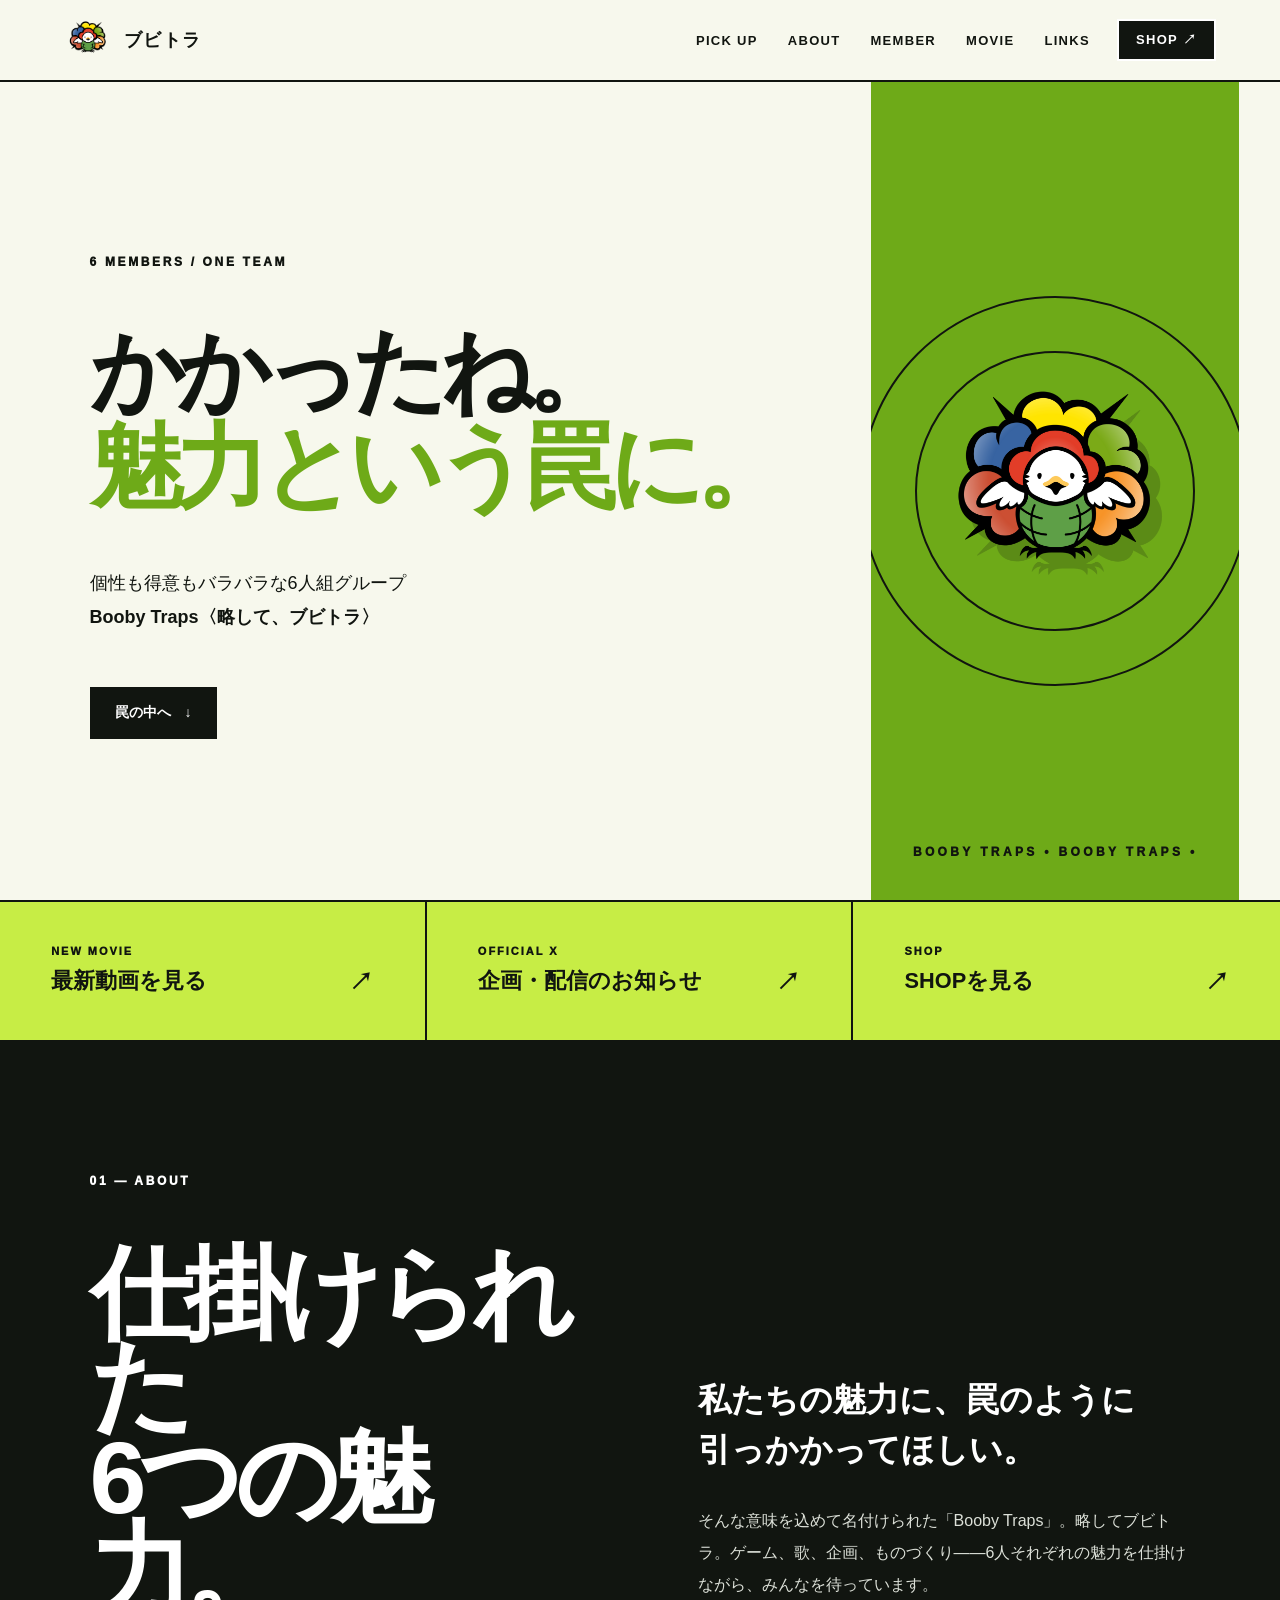
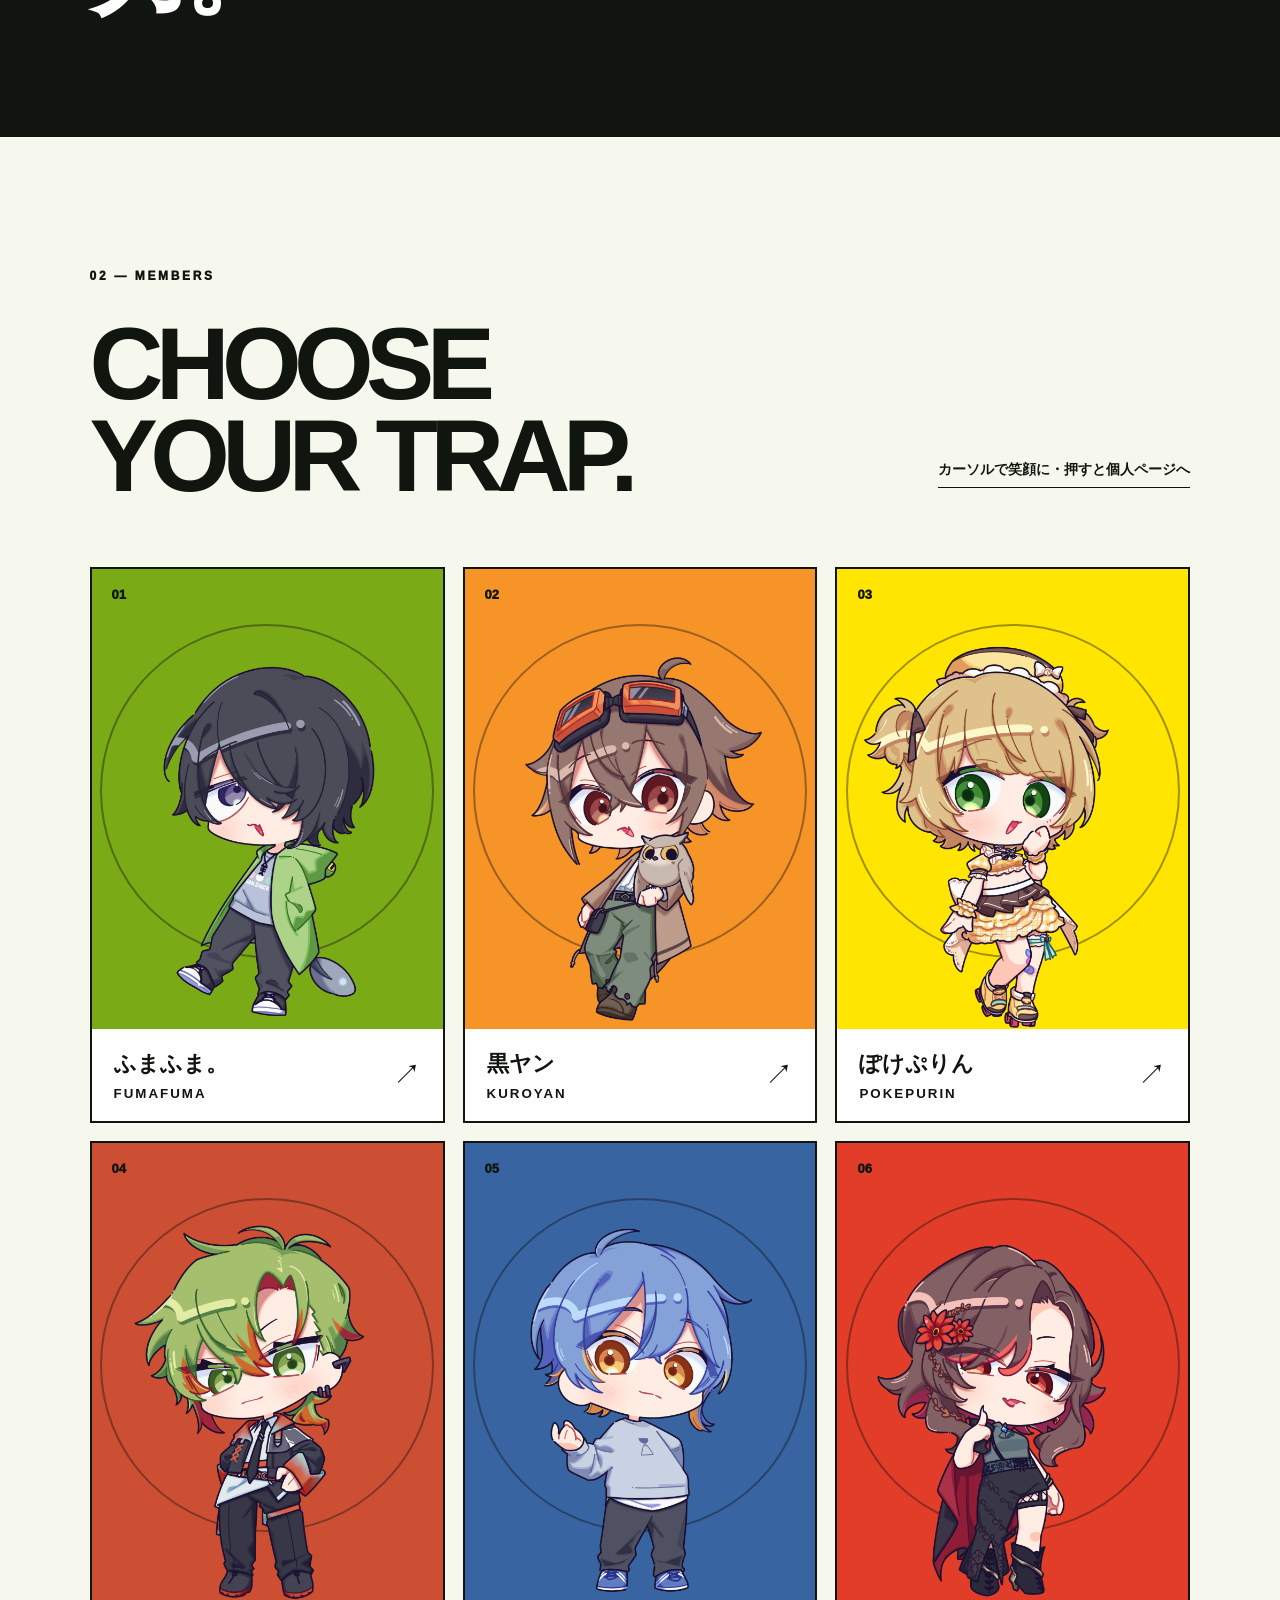
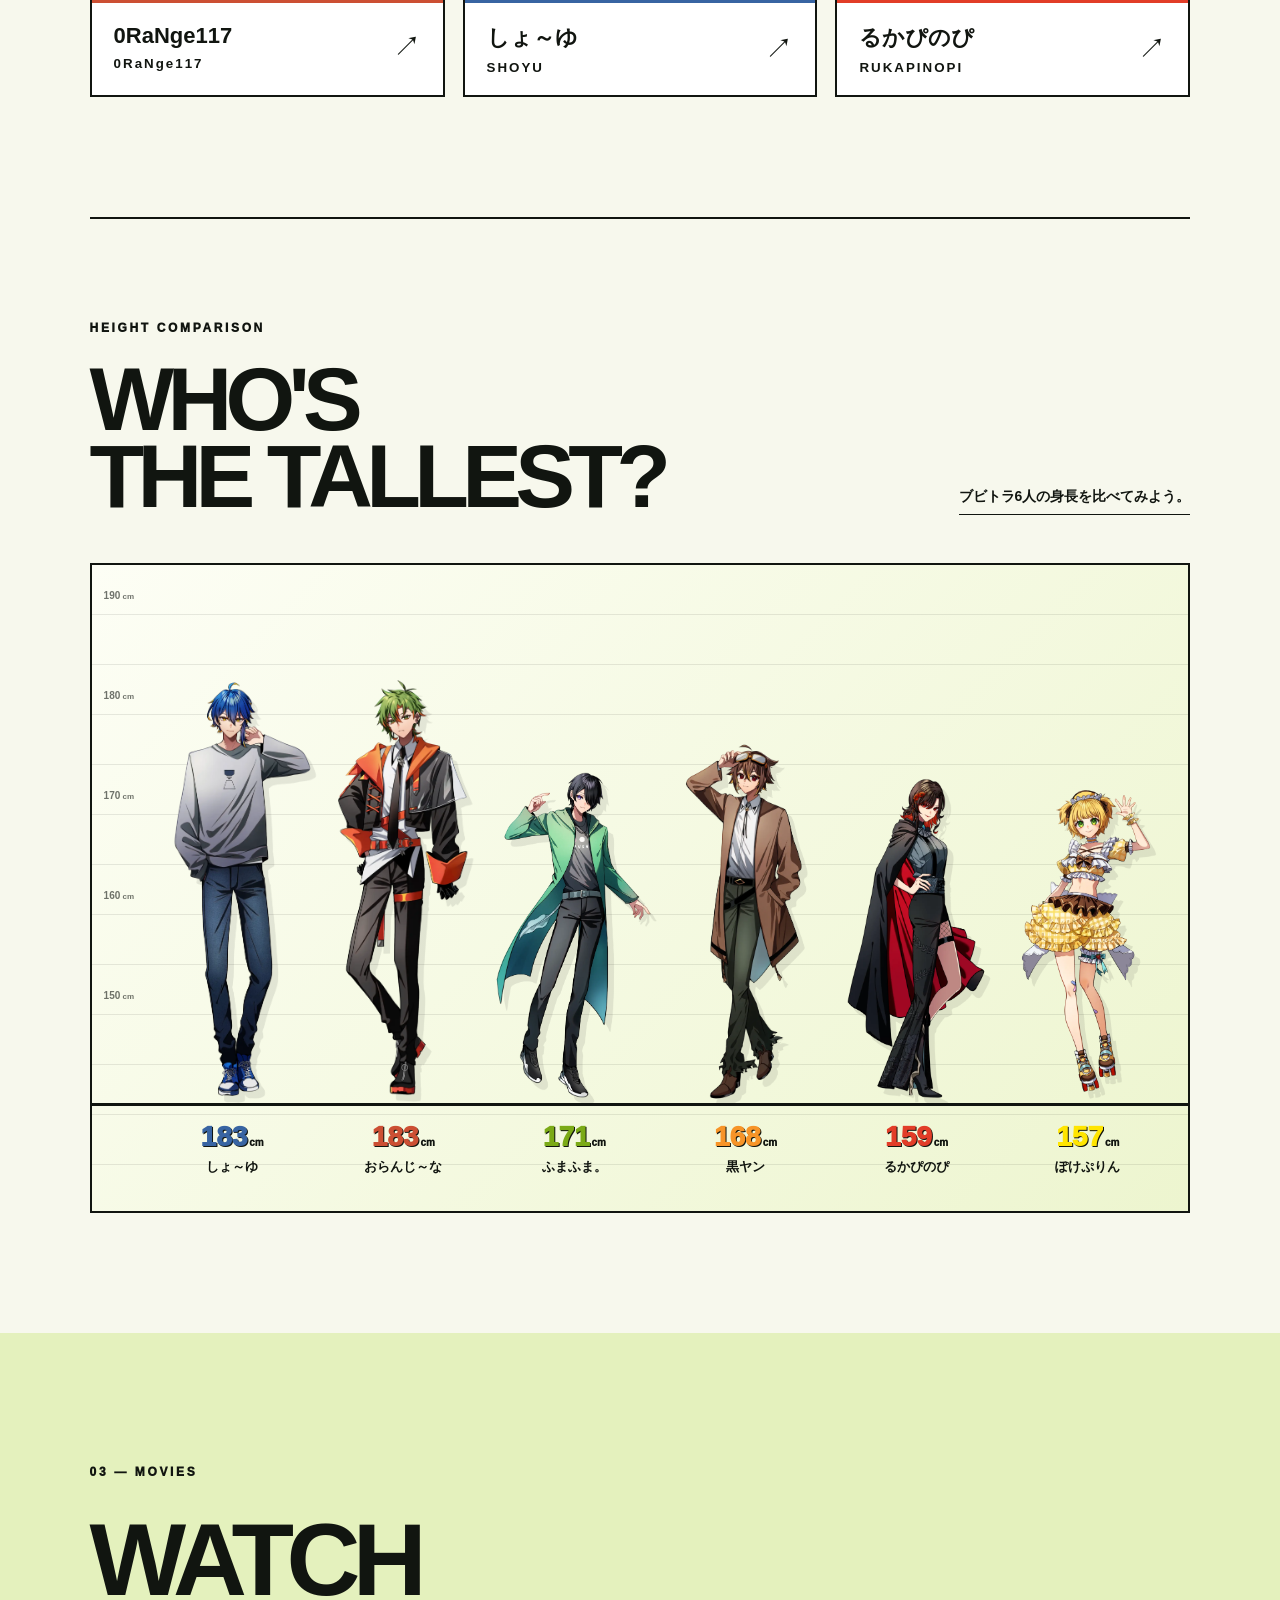
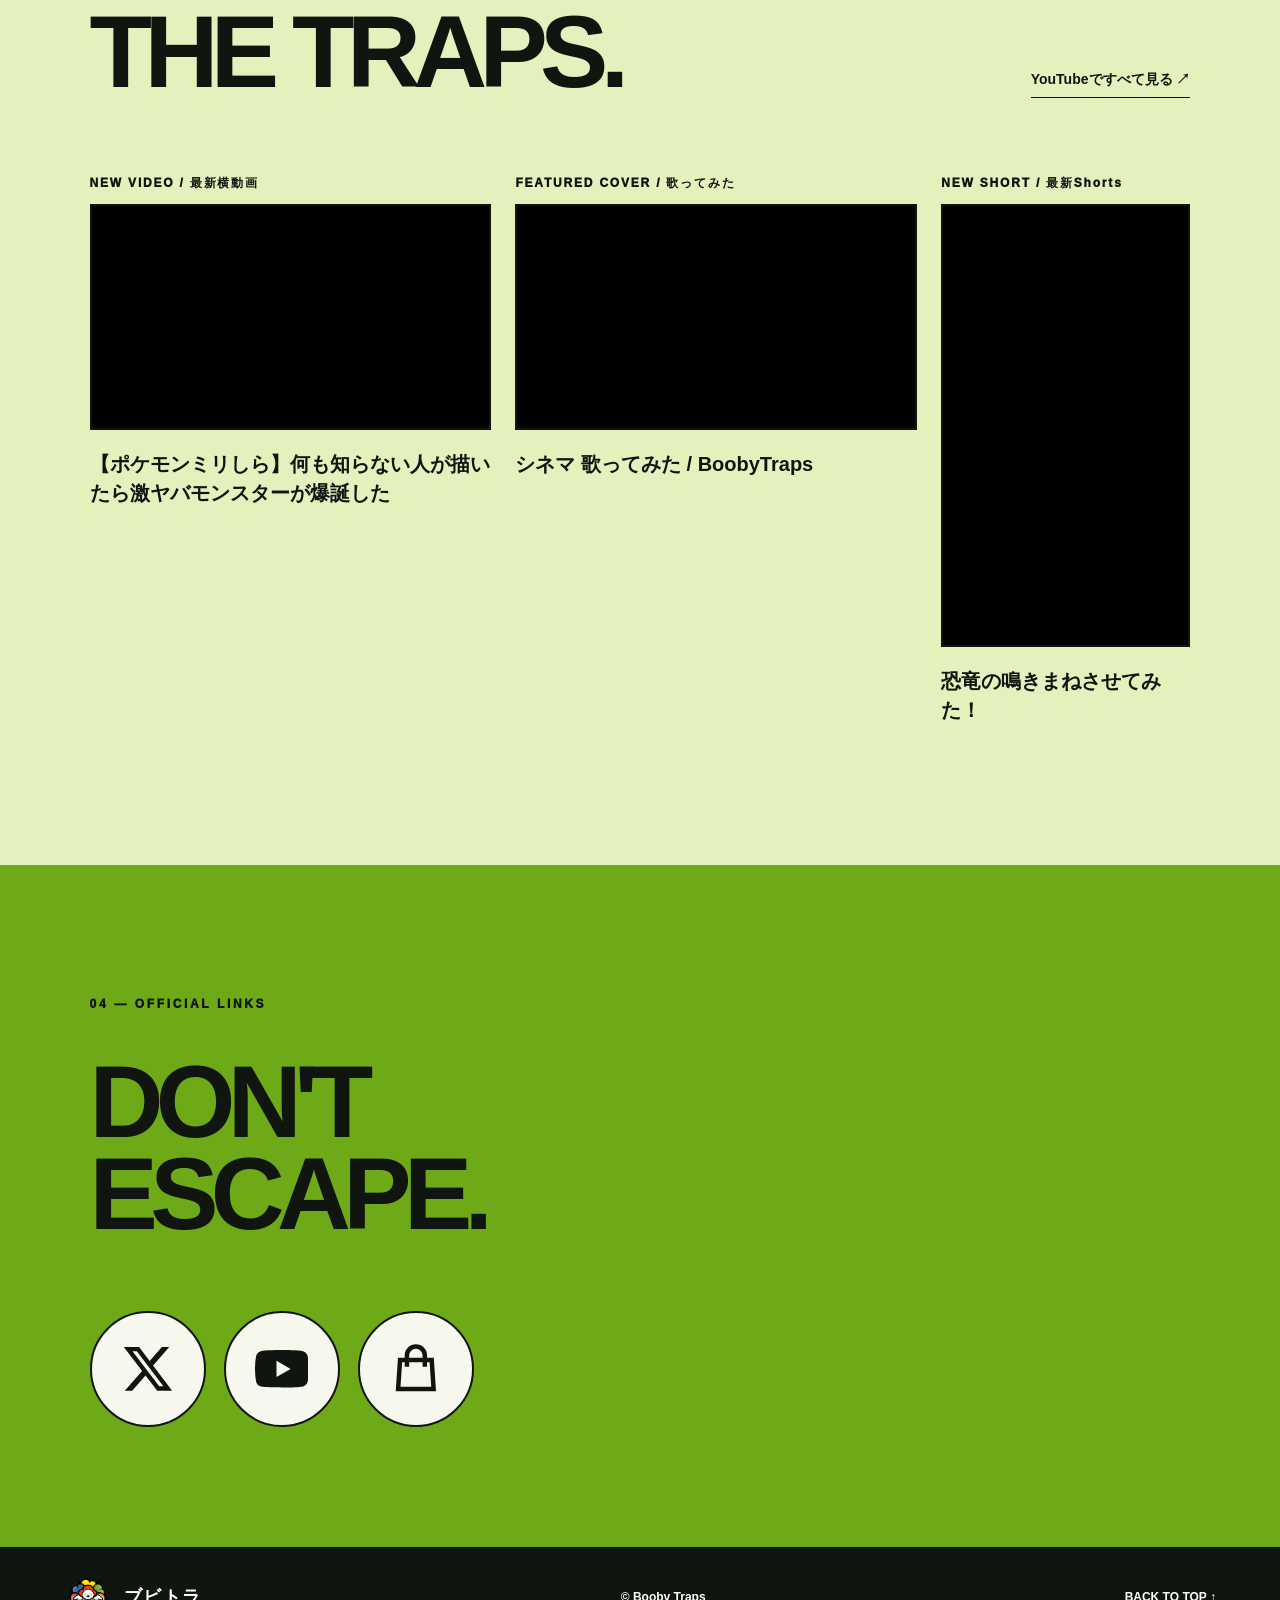
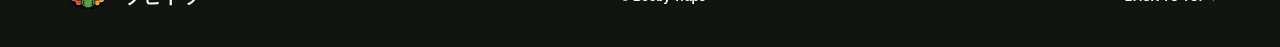
<file: index.html>
<!doctype html>
<html lang="ja">
<head>
  <meta charset="UTF-8">
  <meta name="viewport" content="width=device-width,initial-scale=1">
  <meta name="description" content="6人組グループ Booby Traps〈ブビトラ〉公式サイト">
  <title>Booby Traps Official Site</title>
  <link rel="icon" href="assets/logo.png">
  <link rel="stylesheet" href="styles.css?v=20261113kuroyan">
</head>
<body>
<main id="homePage">
  <header class="nav">
    <a class="brand" href="#top"><img src="assets/logo.png" alt="Booby Traps"><span>ブビトラ</span></a>
    <nav>
      <a class="nav-link" href="#pickup">PICK UP</a><a class="nav-link" href="#about">ABOUT</a><a class="nav-link" href="#members">MEMBER</a><a class="nav-link" href="#latest">MOVIE</a><a class="nav-link" href="#links">LINKS</a><a class="nav-link shop-nav" href="https://boobytraps.booth.pm/" target="_blank" rel="noreferrer">SHOP ↗</a>
    </nav>
  </header>
  <section id="top" class="hero">
    <div class="hero-copy"><p class="kicker">6 MEMBERS / ONE TEAM</p><h1>かかったね。<br><em>魅力という罠に。</em></h1><p>個性も得意もバラバラな6人組グループ<br><strong>Booby Traps〈略して、ブビトラ〉</strong></p><a class="button" href="#members">罠の中へ　↓</a></div>
    <div class="hero-mark"><img src="assets/logo.png" alt="Booby Traps グループロゴ"><span>BOOBY TRAPS • BOOBY TRAPS •</span></div>
  </section>
  <section id="pickup" class="pickup">
    <a href="https://www.youtube.com/watch?v=IU3skEPIdyM" target="_blank" rel="noreferrer"><small>NEW MOVIE</small><strong>最新動画を見る</strong><b>↗</b></a>
    <a href="https://x.com/traps_booby" target="_blank" rel="noreferrer"><small>OFFICIAL X</small><strong>企画・配信のお知らせ</strong><b>↗</b></a>
    <a href="https://boobytraps.booth.pm/" target="_blank" rel="noreferrer"><small>SHOP</small><strong>SHOPを見る</strong><b>↗</b></a>
  </section>
  <section id="about" class="about section"><p class="section-label">01 — ABOUT</p><div class="about-grid"><h2>仕掛けられた<br>6つの魅力。</h2><div><p class="lead">私たちの魅力に、罠のように<br>引っかかってほしい。</p><p>そんな意味を込めて名付けられた「Booby Traps」。略してブビトラ。ゲーム、歌、企画、ものづくり——6人それぞれの魅力を仕掛けながら、みんなを待っています。</p></div></div></section>
  <section id="members" class="member-section section"><div class="title-row"><div><p class="section-label">02 — MEMBERS</p><h2>CHOOSE<br>YOUR TRAP.</h2></div><p>カーソルで笑顔に・押すと個人ページへ</p></div><div id="memberGrid" class="member-grid"></div>
    <div class="height-feature">
      <div class="height-heading"><div><p class="section-label">HEIGHT COMPARISON</p><h3>WHO'S<br>THE TALLEST?</h3></div><p>ブビトラ6人の身長を比べてみよう。</p></div>
      <div class="height-scroll" aria-label="Booby Trapsメンバー身長比較">
        <div class="height-chart">
          <div class="height-scale" aria-hidden="true"><span style="--line:0">190</span><span style="--line:1">180</span><span style="--line:2">170</span><span style="--line:3">160</span><span style="--line:4">150</span></div>
          <div class="height-members">
            <figure class="height-member" style="--height:183;--member:#3864a2"><div class="height-person"><img src="assets/height-shoyu.webp" alt="しょ～ゆ 全身立ち絵"></div><figcaption><strong>183<small>cm</small></strong><span>しょ～ゆ</span></figcaption></figure>
            <figure class="height-member" style="--height:183;--member:#CC4F33"><div class="height-person"><img src="assets/height-oranjina.webp" alt="おらんじ～な 全身立ち絵"></div><figcaption><strong>183<small>cm</small></strong><span>おらんじ～な</span></figcaption></figure>
            <figure class="height-member" style="--height:171;--member:#7baa17"><div class="height-person"><img src="assets/height-fuma.webp" alt="ふまふま。 全身立ち絵"></div><figcaption><strong>171<small>cm</small></strong><span>ふまふま。</span></figcaption></figure>
            <figure class="height-member" style="--height:168;--member:#F79428"><div class="height-person"><img src="assets/height-kuroyan.webp" alt="黒ヤン 全身立ち絵"></div><figcaption><strong>168<small>cm</small></strong><span>黒ヤン</span></figcaption></figure>
            <figure class="height-member" style="--height:159;--member:#e23d28"><div class="height-person"><img src="assets/height-ruka.webp" alt="るかぴのぴ 全身立ち絵"></div><figcaption><strong>159<small>cm</small></strong><span>るかぴのぴ</span></figcaption></figure>
            <figure class="height-member" style="--height:157;--member:#FFE500"><div class="height-person"><img src="assets/height-poke.webp" alt="ぽけぷりん 全身立ち絵"></div><figcaption><strong>157<small>cm</small></strong><span>ぽけぷりん</span></figcaption></figure>
          </div>
        </div>
      </div>
      <p class="height-swipe">← 横に動かして全員を見る →</p>
    </div>
  </section>
  <section id="latest" class="latest section"><div class="title-row"><div><p class="section-label">03 — MOVIES</p><h2>WATCH<br>THE TRAPS.</h2></div><a href="https://www.youtube.com/@BoobyTraps0223" target="_blank" rel="noreferrer">YouTubeですべて見る ↗</a></div><div class="video-grid">
    <article><p>NEW VIDEO / 最新横動画</p><div class="video-frame"><iframe src="https://www.youtube.com/embed/IU3skEPIdyM" title="Booby Traps 最新横動画" allowfullscreen></iframe></div><h3>【ポケモンミリしら】何も知らない人が描いたら激ヤバモンスターが爆誕した</h3></article>
    <article><p>FEATURED COVER / 歌ってみた</p><div class="video-frame"><iframe src="https://www.youtube.com/embed/4jIfp-0l61Y" title="シネマ 歌ってみた / BoobyTraps" allowfullscreen></iframe></div><h3>シネマ 歌ってみた / BoobyTraps</h3></article>
    <article class="short-card"><p>NEW SHORT / 最新Shorts</p><div class="short-frame"><iframe src="https://www.youtube.com/embed/G9gbxbWGJ6M" title="Booby Traps 最新Shorts" allowfullscreen></iframe></div><h3>恐竜の鳴きまねさせてみた！</h3></article>
  </div></section>
  <section id="links" class="official section"><p class="section-label">04 — OFFICIAL LINKS</p><h2>DON'T<br>ESCAPE.</h2><div class="official-actions"><div class="social-icons">
    <a href="https://x.com/traps_booby" target="_blank" rel="noreferrer" aria-label="Booby Traps公式X"><svg viewBox="0 0 24 24"><path d="M18.244 2.25h3.308l-7.227 8.26 8.502 11.24h-6.657l-5.214-6.817-5.967 6.817H1.68l7.73-8.835L1.254 2.25H8.08l4.713 6.231 5.45-6.231Zm-1.161 17.52h1.833L7.084 4.126H5.117L17.083 19.77Z"/></svg></a>
    <a href="https://www.youtube.com/@BoobyTraps0223" target="_blank" rel="noreferrer" aria-label="Booby Traps公式YouTube"><svg viewBox="0 0 24 24"><path d="M23.5 6.2a3 3 0 0 0-2.1-2.1C19.5 3.6 12 3.6 12 3.6s-7.5 0-9.4.5A3 3 0 0 0 .5 6.2 31 31 0 0 0 0 12a31 31 0 0 0 .5 5.8 3 3 0 0 0 2.1 2.1c1.9.5 9.4.5 9.4.5s7.5 0 9.4-.5a3 3 0 0 0 2.1-2.1A31 31 0 0 0 24 12a31 31 0 0 0-.5-5.8ZM9.6 15.6V8.4l6.3 3.6-6.3 3.6Z"/></svg></a>
    <a href="https://boobytraps.booth.pm/" target="_blank" rel="noreferrer" aria-label="Booby Traps公式SHOP"><svg viewBox="0 0 24 24"><path d="M7 7V6a5 5 0 0 1 10 0v1h3l1 15H3L4 7h3Zm2 0h6V6a3 3 0 0 0-6 0v1Zm-3.13 2-.73 11h13.72l-.73-11H17v2h-2V9H9v2H7V9H5.87Z"/></svg></a>
  </div></div></section>
  <footer><a class="brand" href="#top"><img src="assets/logo.png" alt=""><span>ブビトラ</span></a><p>© Booby Traps</p><a href="#top">BACK TO TOP ↑</a></footer>
</main>
<main id="profilePage" class="profile" hidden></main>
<script src="script.js?v=20261113kuroyan-shoyu"></script>
</body>
</html>
</file>
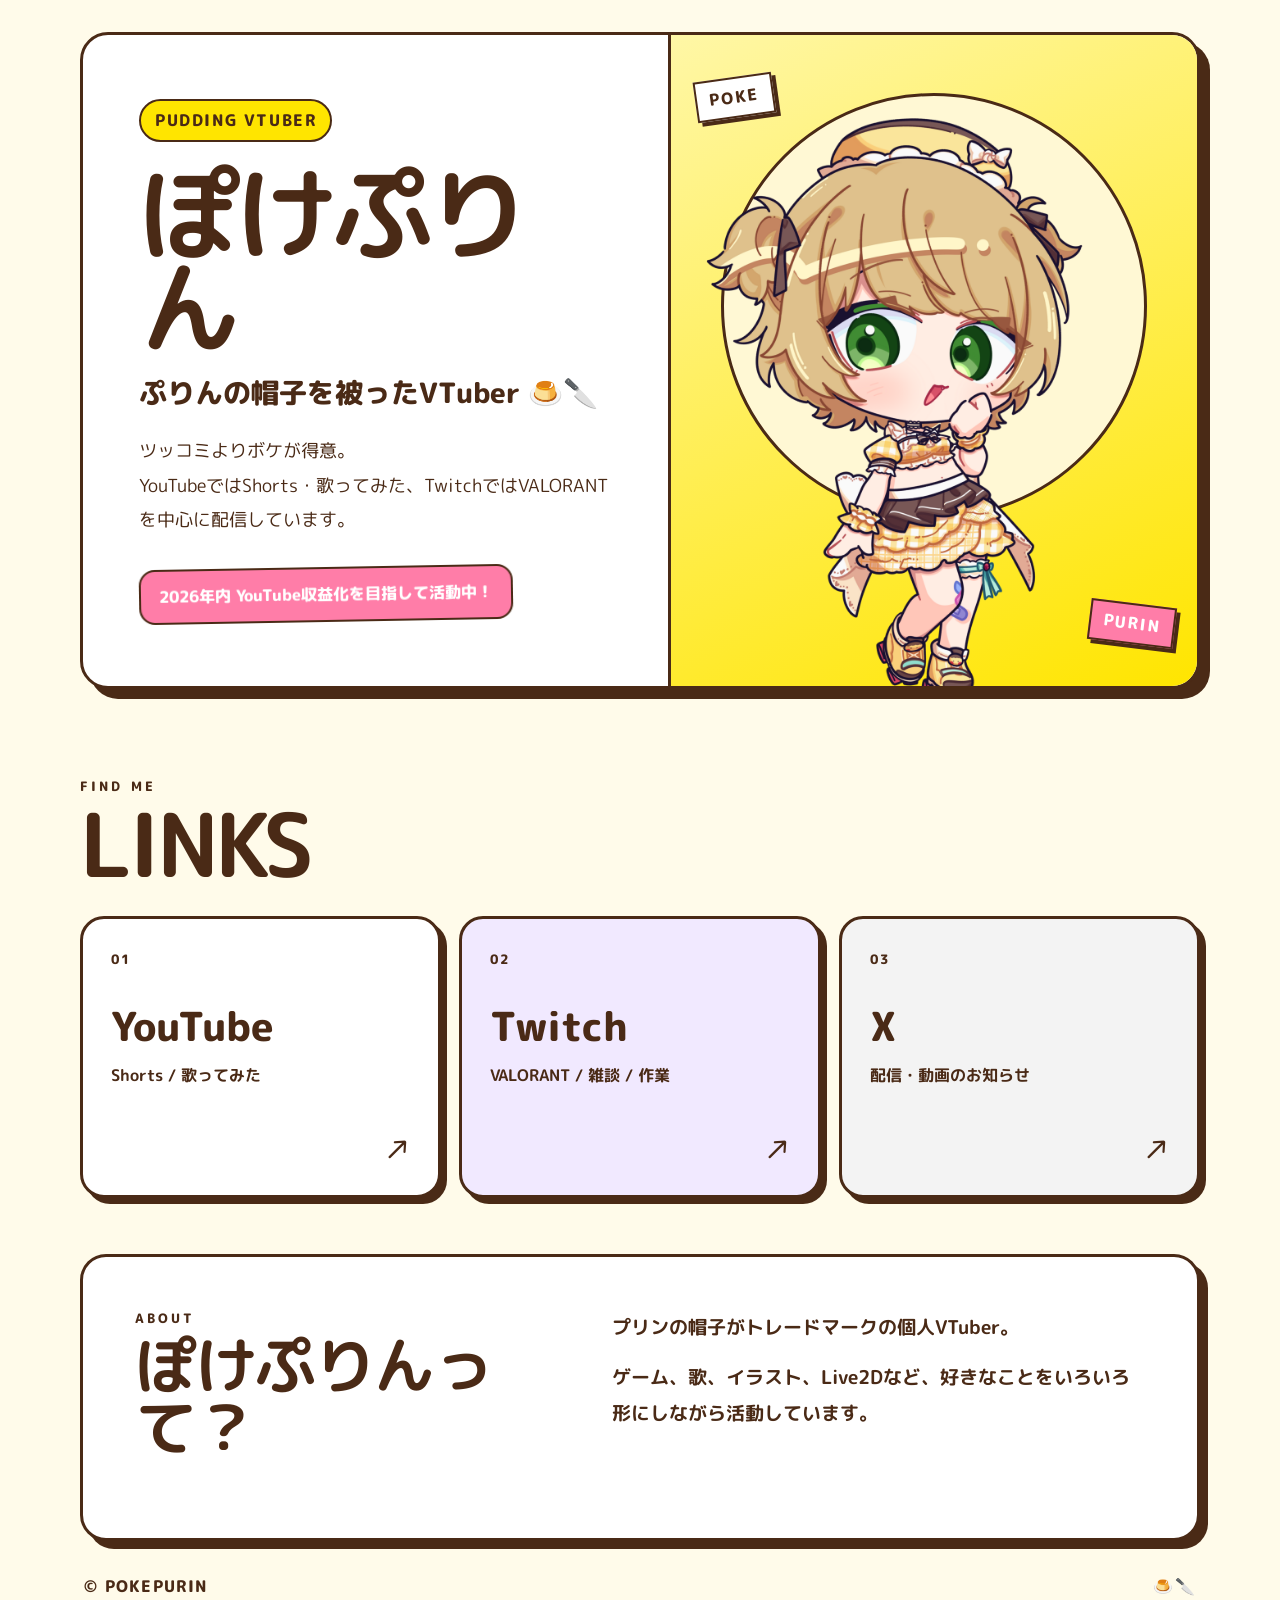
<file: pokepurin-links/index.html>
<!doctype html>
<html lang="ja">
<head>
  <meta charset="utf-8">
  <meta name="viewport" content="width=device-width, initial-scale=1">
  <meta name="description" content="プリンの帽子を被ったVTuber・ぽけぷりんの公式リンクページ。YouTube、Twitch、Xはこちらから。">
  <meta name="theme-color" content="#ffe500">
  <title>ぽけぷりん | Official Links</title>
  <link rel="preconnect" href="https://fonts.googleapis.com">
  <link rel="preconnect" href="https://fonts.gstatic.com" crossorigin>
  <link href="https://fonts.googleapis.com/css2?family=M+PLUS+Rounded+1c:wght@400;700;800&family=Zen+Maru+Gothic:wght@500;700&display=swap" rel="stylesheet">
  <link rel="stylesheet" href="./styles.css">
</head>
<body>
  <div class="noise" aria-hidden="true"></div>

  <main class="shell">
    <section class="hero" aria-labelledby="site-title">
      <div class="hero-copy">
        <div class="eyebrow">PUDDING VTUBER</div>
        <h1 id="site-title">ぽけぷりん</h1>
        <p class="lead">ぷりんの帽子を被ったVTuber 🍮🔪</p>
        <p class="intro">ツッコミよりボケが得意。<br>YouTubeではShorts・歌ってみた、TwitchではVALORANTを中心に配信しています。</p>
        <div class="goal">2026年内 YouTube収益化を目指して活動中！</div>
      </div>

      <div class="visual" aria-label="ぽけぷりんのキャラクター画像">
        <div class="sun"></div>
        <img class="character character-default" src="../assets/poke.png" alt="ぽけぷりん">
        <img class="character character-smile" src="../assets/poke-smile.png" alt="笑顔のぽけぷりん">
        <span class="sticker sticker-a">POKE</span>
        <span class="sticker sticker-b">PURIN</span>
      </div>
    </section>

    <section class="links" aria-labelledby="links-title">
      <div class="section-head">
        <p>FIND ME</p>
        <h2 id="links-title">LINKS</h2>
      </div>

      <div class="link-grid">
        <a class="link-card youtube" href="https://www.youtube.com/@pokepurin0701" target="_blank" rel="noopener noreferrer">
          <span class="card-no">01</span>
          <span class="card-title">YouTube</span>
          <span class="card-copy">Shorts / 歌ってみた</span>
          <span class="arrow">↗</span>
        </a>

        <a class="link-card twitch" href="https://www.twitch.tv/pokepurin0701" target="_blank" rel="noopener noreferrer">
          <span class="card-no">02</span>
          <span class="card-title">Twitch</span>
          <span class="card-copy">VALORANT / 雑談 / 作業</span>
          <span class="arrow">↗</span>
        </a>

        <a class="link-card x" href="https://x.com/pokepurin0701" target="_blank" rel="noopener noreferrer">
          <span class="card-no">03</span>
          <span class="card-title">X</span>
          <span class="card-copy">配信・動画のお知らせ</span>
          <span class="arrow">↗</span>
        </a>
      </div>
    </section>

    <section class="about" aria-labelledby="about-title">
      <div class="about-title-wrap">
        <p>ABOUT</p>
        <h2 id="about-title">ぽけぷりんって？</h2>
      </div>
      <div class="about-copy">
        <p>プリンの帽子がトレードマークの個人VTuber。</p>
        <p>ゲーム、歌、イラスト、Live2Dなど、好きなことをいろいろ形にしながら活動しています。</p>
      </div>
    </section>

    <footer>
      <span>© POKEPURIN</span>
      <span>🍮🔪</span>
    </footer>
  </main>
</body>
</html>
</file>
<file: styles.css>
:root {
  --ink: #111510;
  --paper: #f7f8ed;
  --green: #6eaa18;
  --acid: #c7ed45;
  --line: #20251c;
}
* {
  box-sizing: border-box;
}
html {
  scroll-behavior: smooth;
}
body {
  margin: 0;
  background: var(--paper);
  color: var(--ink);
  font-family: Arial, "Noto Sans JP", sans-serif;
}
a {
  color: inherit;
  text-decoration: none;
}
img {
  display: block;
}
[hidden] {
  display: none !important;
}
.nav {
  height: 82px;
  padding: 0 5vw;
  display: flex;
  align-items: center;
  justify-content: space-between;
  border-bottom: 2px solid;
  position: relative;
  z-index: 5;
  background: var(--paper);
}
.brand {
  display: flex;
  align-items: center;
  gap: 12px;
  font-weight: 950;
}
.brand img {
  width: 48px;
  height: 48px;
  object-fit: contain;
}
.brand span {
  font-size: 18px;
  letter-spacing: 0.08em;
}
.nav nav {
  display: flex;
  align-items: center;
  gap: 24px;
  font-size: 13px;
  font-weight: 900;
  letter-spacing: 0.1em;
}
.nav-link {
  position: relative;
  isolation: isolate;
  display: grid;
  place-items: center;
  min-height: 40px;
  padding: 0 3px;
}
.nav-link:before {
  content: "";
  position: absolute;
  left: 50%;
  top: 50%;
  width: 7px;
  height: 7px;
  border-radius: 50%;
  background: var(--acid);
  opacity: 0;
  transform: translate(-50%, -50%) scale(0.2);
  pointer-events: none;
  z-index: -1;
}
.nav-link:after {
  content: "BOOM!";
  position: absolute;
  left: 50%;
  top: -19px;
  color: var(--green);
  font-size: 10px;
  font-weight: 950;
  opacity: 0;
  transform: translateX(-50%) scale(0.2) rotate(-9deg);
  pointer-events: none;
  text-shadow: 1px 1px 0 var(--ink);
}
.shop-nav {
  min-height: 42px;
  padding: 0 17px;
  background: var(--ink);
  color: white;
  border: 2px solid;
}
.shop-nav:hover {
  background: var(--acid);
  color: var(--ink);
}
@media (hover: hover) {
  .nav-link:hover {
    animation: shake 0.42s;
  }
  .nav-link:hover:before {
    animation: burst 0.55s;
  }
  .nav-link:hover:after {
    animation: boom 0.55s;
  }
}
@keyframes shake {
  25% {
    transform: translate(-2px, 1px) rotate(-2deg);
  }
  50% {
    transform: translate(2px, -1px) rotate(2deg);
  }
  75% {
    transform: translate(-1px, -1px) rotate(-1deg);
  }
}
@keyframes burst {
  25% {
    opacity: 1;
  }
  60% {
    opacity: 1;
    box-shadow:
      0 -23px #f79428,
      20px -12px #ffe500,
      22px 10px #e23d28,
      8px 24px #3864a2,
      -13px 21px #cc4f33,
      -24px 2px #7baa17,
      -17px -18px #ffe500;
    transform: translate(-50%, -50%) scale(1.35);
  }
  100% {
    opacity: 0;
    transform: translate(-50%, -50%) scale(2);
  }
}
@keyframes boom {
  35%,
  65% {
    opacity: 1;
    transform: translateX(-50%) scale(1.25) rotate(5deg);
  }
  100% {
    opacity: 0;
    transform: translateX(-50%) translateY(-8px) scale(1.45);
  }
}
.hero {
  min-height: calc(100vh - 82px);
  display: grid;
  grid-template-columns: 1.1fr 0.9fr;
  overflow: hidden;
}
.hero-copy {
  padding: 9vh 7vw;
  display: flex;
  flex-direction: column;
  justify-content: center;
}
.kicker,
.section-label {
  font-size: 12px;
  font-weight: 950;
  letter-spacing: 0.22em;
}
.hero h1 {
  font-size: clamp(55px, 7.3vw, 114px);
  line-height: 1.03;
  letter-spacing: -0.08em;
  margin: 42px 0 32px;
}
.hero h1 em {
  display: inline-block;
  white-space: nowrap;
  font-style: normal;
  color: var(--green);
}
.hero-copy > p:not(.kicker) {
  font-size: 18px;
  line-height: 1.9;
}
.button {
  width: max-content;
  margin-top: 35px;
  padding: 17px 25px;
  background: var(--ink);
  color: white;
  font-size: 14px;
  font-weight: 900;
}
.hero-mark {
  background: var(--green);
  position: relative;
  display: grid;
  place-items: center;
  overflow: hidden;
}
.hero-mark:before,
.hero-mark:after {
  content: "";
  position: absolute;
  border: 2px solid;
  border-radius: 50%;
  width: 75%;
  aspect-ratio: 1;
}
.hero-mark:after {
  width: 105%;
}
.hero-mark img {
  width: min(70%, 520px);
  position: relative;
  z-index: 2;
  filter: drop-shadow(12px 16px 0 #1113);
}
.hero-mark span {
  position: absolute;
  bottom: 5%;
  font-size: 12px;
  font-weight: 950;
  letter-spacing: 0.28em;
}
.pickup {
  display: grid;
  grid-template-columns: repeat(3, 1fr);
  border-block: 2px solid;
  background: var(--acid);
}
.pickup a {
  min-height: 138px;
  padding: 28px 4vw;
  display: grid;
  grid-template-columns: 1fr auto;
  align-content: center;
  gap: 9px;
  border-right: 2px solid;
  transition: 0.2s;
}
.pickup a:last-child {
  border: 0;
}
.pickup a:hover {
  background: white;
  padding-left: 4.5vw;
}
.pickup small {
  grid-column: 1/-1;
  font-size: 11px;
  font-weight: 950;
  letter-spacing: 0.18em;
}
.pickup strong {
  font-size: clamp(17px, 1.7vw, 25px);
}
.pickup b {
  font-size: 24px;
}
.section {
  padding: 120px 7vw;
}
.about {
  background: var(--ink);
  color: white;
}
.about-grid {
  display: grid;
  grid-template-columns: 1fr 1fr;
  gap: 9vw;
  margin-top: 60px;
}
.about h2,
.title-row h2,
.official h2 {
  font-size: clamp(54px, 8vw, 120px);
  line-height: 0.9;
  letter-spacing: -0.075em;
  margin: 0;
}
.about-grid > div {
  align-self: end;
}
.about .lead {
  font-size: clamp(22px, 2.6vw, 38px);
  line-height: 1.5;
  font-weight: 850;
  margin: 0 0 30px;
}
.about-grid > div > p:last-child {
  max-width: 600px;
  line-height: 2;
  font-size: 16px;
  color: #dce0d8;
}
.title-row {
  display: flex;
  justify-content: space-between;
  align-items: end;
  margin-bottom: 65px;
}
.title-row h2 {
  margin-top: 35px;
}
.title-row > p,
.title-row > a {
  font-size: 14px;
  font-weight: 800;
  border-bottom: 1px solid;
  padding-bottom: 8px;
}
.member-grid {
  display: grid;
  grid-template-columns: repeat(3, 1fr);
  gap: 18px;
}
.member-card {
  border: 2px solid;
  background: white;
  transition: 0.2s;
}
.member-card:hover {
  transform: translateY(-7px);
}
.member-image {
  height: 460px;
  background: var(--member);
  position: relative;
  overflow: hidden;
}
.member-image:before {
  content: "";
  position: absolute;
  width: 330px;
  height: 330px;
  border: 2px solid #1116;
  border-radius: 50%;
  top: 55px;
  left: 50%;
  transform: translateX(-50%);
}
.member-image img,
.profile-visual img {
  position: absolute;
  inset: 0;
  width: 100%;
  height: 100%;
  object-fit: contain;
  object-position: center bottom;
  padding: 20px 15px 0;
  z-index: 1;
  transition: 0.22s;
}
.member-image img.smile,
.profile-visual img.smile {
  opacity: 0;
}
.member-card:is(:hover, :focus-visible, :active) img.normal,
.profile-visual:is(:hover, :focus-visible, :active) img.normal {
  opacity: 0;
}
.member-card:is(:hover, :focus-visible, :active) img.smile,
.profile-visual:is(:hover, :focus-visible, :active) img.smile {
  opacity: 1;
  transform: scale(1.025);
}
.member-image > span {
  position: absolute;
  top: 18px;
  left: 20px;
  font-size: 13px;
  font-weight: 950;
  z-index: 2;
}
.member-name {
  display: grid;
  grid-template-columns: 1fr auto;
  gap: 7px;
  padding: 20px 22px;
}
.member-name b {
  font-size: 22px;
}
.member-name small {
  grid-column: 1;
  font-weight: 800;
  letter-spacing: 0.15em;
}
.member-name i {
  grid-column: 2;
  grid-row: 1/3;
  font-style: normal;
  font-size: 28px;
  align-self: center;
}
.height-feature {
  margin-top: 120px;
  padding-top: 90px;
  border-top: 2px solid var(--ink);
}
.height-heading {
  display: flex;
  align-items: end;
  justify-content: space-between;
  gap: 30px;
  margin-bottom: 48px;
}
.height-heading h3 {
  margin: 26px 0 0;
  font-size: clamp(48px, 7vw, 104px);
  line-height: 0.86;
  letter-spacing: -0.075em;
}
.height-heading > p {
  max-width: 320px;
  margin: 0;
  padding-bottom: 8px;
  border-bottom: 1px solid;
  font-size: 14px;
  font-weight: 800;
}
.height-scroll {
  overflow-x: auto;
  overscroll-behavior-inline: contain;
  scrollbar-color: var(--green) #daddce;
  scrollbar-width: thin;
}
.height-chart {
  position: relative;
  min-width: 1050px;
  height: 650px;
  overflow: hidden;
  border: 2px solid var(--ink);
  background:
    repeating-linear-gradient(to bottom, transparent 0 49px, #11151018 49px 50px),
    linear-gradient(135deg, #fdfef5, #edf5cf);
}
.height-chart:after {
  content: "";
  position: absolute;
  z-index: 1;
  right: 0;
  bottom: 105px;
  left: 0;
  height: 3px;
  background: var(--ink);
}
.height-scale {
  position: absolute;
  z-index: 3;
  top: 25px;
  bottom: 105px;
  left: 12px;
  width: 44px;
  color: #11151099;
  font-size: 10px;
  font-weight: 900;
}
.height-scale span {
  position: absolute;
  top: calc(var(--line) * 100px);
}
.height-scale span:after {
  content: " cm";
  font-size: 8px;
}
.height-members {
  position: absolute;
  z-index: 2;
  inset: 25px 15px 105px 55px;
  display: grid;
  grid-template-columns: repeat(6, minmax(145px, 1fr));
  align-items: end;
}
.height-member {
  position: relative;
  min-width: 0;
  height: 100%;
  margin: 0;
  display: flex;
  align-items: center;
  flex-direction: column;
  justify-content: flex-end;
}
.height-person {
  width: 100%;
  height: calc(var(--height) * 2.73px);
  display: flex;
  align-items: flex-end;
  justify-content: center;
}
.height-person img {
  width: 100%;
  height: 100%;
  object-fit: contain;
  object-position: center bottom;
  filter: drop-shadow(6px 7px 0 #11151018);
}
.height-member figcaption {
  position: absolute;
  top: calc(100% + 17px);
  left: 50%;
  width: 140px;
  transform: translateX(-50%);
  display: flex;
  align-items: center;
  flex-direction: column;
}
.height-member figcaption strong {
  color: var(--member);
  font-size: 28px;
  font-weight: 950;
  line-height: 1;
  text-shadow: 1px 1px 0 var(--ink);
}
.height-member figcaption strong small {
  margin-left: 2px;
  color: var(--ink);
  font-size: 10px;
  text-shadow: none;
}
.height-member figcaption span {
  margin-top: 7px;
  font-size: 13px;
  font-weight: 950;
  white-space: nowrap;
}
.height-swipe {
  display: none;
  margin: 14px 0 0;
  text-align: center;
  font-size: 11px;
  font-weight: 900;
  letter-spacing: 0.06em;
}
.latest {
  background: #e4f1bd;
}
.video-grid {
  display: grid;
  grid-template-columns: 1fr 1fr minmax(220px, 0.62fr);
  gap: 24px;
  align-items: start;
}
.video-grid article > p {
  font-size: 12px;
  font-weight: 950;
  letter-spacing: 0.15em;
}
.video-grid h3 {
  font-size: 20px;
  line-height: 1.45;
}
.video-frame,
.short-frame {
  background: #000;
  border: 2px solid;
  overflow: hidden;
}
.video-frame {
  aspect-ratio: 16/9;
}
.short-frame {
  aspect-ratio: 9/16;
  max-height: 600px;
}
.video-frame iframe,
.short-frame iframe {
  border: 0;
  width: 100%;
  height: 100%;
}
.official {
  background: var(--green);
}
.official h2 {
  margin: 45px 0 70px;
}
.official-actions {
  display: block;
}
.social-icons {
  display: flex;
  gap: 18px;
}
.social-icons a {
  width: 116px;
  aspect-ratio: 1;
  display: grid;
  place-items: center;
  border: 2px solid;
  border-radius: 50%;
  background: var(--paper);
  transition: 0.2s;
}
.social-icons a:hover {
  transform: translateY(-7px) rotate(-4deg);
  background: var(--acid);
  box-shadow: 8px 9px var(--ink);
}
.social-icons svg {
  width: 48%;
  fill: var(--ink);
}
.shop-link {
  min-height: 116px;
  border: 2px solid;
  background: var(--ink);
  color: white;
  padding: 20px 28px;
  display: grid;
  grid-template-columns: 1fr auto;
  align-content: center;
  gap: 4px 20px;
  transition: 0.2s;
}
.shop-link small {
  grid-column: 1/-1;
  font-size: 11px;
  font-weight: 950;
  letter-spacing: 0.18em;
}
.shop-link span {
  font-size: clamp(34px, 5vw, 72px);
  font-weight: 950;
  line-height: 1;
}
.shop-link b {
  font-size: 38px;
}
.shop-link:hover {
  transform: translateY(-7px);
  background: var(--acid);
  color: var(--ink);
  box-shadow: 9px 10px var(--ink);
}
footer {
  height: 100px;
  background: var(--ink);
  color: white;
  padding: 0 5vw;
  display: flex;
  align-items: center;
  justify-content: space-between;
  font-size: 12px;
  font-weight: 900;
}
.profile {
  min-height: 100vh;
}
.profile-nav {
  height: 78px;
  display: flex;
  align-items: center;
  justify-content: space-between;
  padding: 0 5vw;
  border-bottom: 2px solid;
  font-size: 13px;
  font-weight: 950;
}
.profile-hero {
  min-height: calc(100vh - 78px);
  display: grid;
  grid-template-columns: 1fr 1fr;
}
.profile-visual {
  background: var(--member);
  position: relative;
  overflow: hidden;
  align-self: start;
  height: max(600px, calc(100vh - 78px));
  min-height: 600px;
}
.profile-visual:after {
  content: "";
  position: absolute;
  width: 70%;
  aspect-ratio: 1;
  border: 2px solid;
  border-radius: 50%;
  top: 50%;
  left: 15%;
  transform: translateY(-50%);
}
.profile-visual img {
  left: 5%;
  top: 8%;
  width: 90%;
  height: 92%;
  padding: 0;
}
.profile-number {
  position: absolute;
  top: 6%;
  left: 7%;
  font-size: clamp(90px, 14vw, 210px);
  font-weight: 950;
  color: #ffffff50;
  z-index: 1;
}
.profile-copy {
  padding: 7vw;
  display: flex;
  flex-direction: column;
  justify-content: center;
}
.profile-copy h1 {
  font-size: clamp(55px, 7vw, 110px);
  line-height: 0.82;
  letter-spacing: -0.075em;
  margin: 45px 0 18px;
  word-break: break-word;
}
.profile-copy h2 {
  font-size: 28px;
  margin: 0;
}
.color-line {
  width: 70px;
  height: 9px;
  background: var(--member);
  margin: 36px 0;
}
.profile-copy > p:not(.kicker) {
  font-size: 17px;
  line-height: 2;
}
.profile-copy .profile-birthday {
  display: flex;
  align-items: center;
  gap: 14px;
  width: fit-content;
  margin: 18px 0 24px;
  padding: 9px 15px;
  border: 1px solid var(--member);
  background: color-mix(in srgb, var(--member) 12%, white);
  line-height: 1.2;
}
.profile-birthday span {
  font-size: 10px;
  font-weight: 900;
  letter-spacing: .16em;
}
.profile-birthday strong {
  font-size: 17px;
}
.birthday-event {
  position: relative;
  overflow: hidden;
  padding: 90px 5vw 72px;
  border-top: 2px solid var(--ink);
  border-bottom: 2px solid var(--ink);
  background:
    radial-gradient(circle at 12px 12px, color-mix(in srgb, var(--member) 22%, transparent) 2px, transparent 3px) 0 0 / 24px 24px,
    #fffaf0;
}
.birthday-event::before {
  content: "";
  position: absolute;
  z-index: 1;
  inset: -25%;
  border-radius: 50%;
  background: radial-gradient(circle, #fff 0 7%, color-mix(in srgb, var(--member) 92%, white) 22%, color-mix(in srgb, var(--member) 58%, transparent) 44%, transparent 68%);
  opacity: 0;
  transform: scale(.15);
  pointer-events: none;
}
.birthday-event.is-complete::before {
  animation: birthdayFeverGlow 1.75s cubic-bezier(.14,.85,.28,1) both;
}
.birthday-intro {
  position: fixed;
  z-index: 9999;
  inset: 0;
  display: grid;
  place-items: center;
  overflow: hidden;
  background: #050705;
  color: white;
  pointer-events: none;
  animation: birthdayIntroHide 1.7s ease both;
}
.birthday-intro::before {
  content: "";
  position: absolute;
  left: 50%;
  top: -18%;
  width: min(90vw, 920px);
  height: 125%;
  background: linear-gradient(105deg, transparent 13%, color-mix(in srgb, var(--member) 45%, white) 49%, transparent 83%);
  clip-path: polygon(43% 0, 57% 0, 100% 100%, 0 100%);
  opacity: 0;
  transform: translateX(-50%) scaleX(.08);
  transform-origin: 50% 0;
  animation: birthdayBeam 1.18s .08s cubic-bezier(.16,.84,.3,1) both;
}
.birthday-intro-spotlight {
  position: absolute;
  width: 20vmin;
  aspect-ratio: 1;
  border-radius: 50%;
  background: radial-gradient(circle, #fff 0 8%, color-mix(in srgb, var(--member) 88%, white) 24%, var(--member) 45%, transparent 71%);
  filter: blur(4px);
  animation: birthdaySpotlight 1.3s .06s cubic-bezier(.12,.85,.25,1) both;
}
.birthday-intro-copy {
  position: relative;
  z-index: 2;
  display: grid;
  gap: 18px;
  text-align: center;
  text-shadow: 0 5px 0 #111, 0 0 28px var(--member);
  animation: birthdayTitlePop 1.45s .14s cubic-bezier(.16,.94,.32,1.18) both;
}
.birthday-intro-copy small {
  font-size: clamp(12px, 1.5vw, 18px);
  font-weight: 950;
  letter-spacing: .2em;
}
.birthday-intro-copy strong {
  display: grid;
  font-size: clamp(62px, 13vw, 180px);
  font-style: italic;
  font-weight: 950;
  line-height: .76;
  letter-spacing: -.075em;
}
.birthday-intro-copy strong span:last-child {
  color: var(--member);
  -webkit-text-stroke: 2px white;
}
.birthday-fever {
  position: absolute;
  z-index: 7;
  inset: 0;
  display: grid;
  place-content: center;
  gap: 12px;
  padding: 22px;
  color: white;
  text-align: center;
  text-shadow: 0 4px 0 var(--ink), 0 0 24px var(--member);
  opacity: 0;
  pointer-events: none;
}
.birthday-fever strong {
  font-size: clamp(50px, 11vw, 150px);
  font-style: italic;
  font-weight: 950;
  line-height: .82;
  letter-spacing: -.065em;
}
.birthday-fever span {
  font-size: clamp(22px, 4vw, 50px);
  font-weight: 950;
}
.birthday-event.is-complete .birthday-fever {
  animation: birthdayFeverTitle 1.65s cubic-bezier(.16,.9,.3,1.15) both;
}
.birthday-heading {
  position: relative;
  z-index: 3;
  display: flex;
  align-items: flex-end;
  justify-content: space-between;
  gap: 30px;
}
.birthday-heading h2 {
  margin: 26px 0 0;
  font-size: clamp(54px, 8vw, 126px);
  line-height: .82;
  letter-spacing: -.07em;
}
.birthday-sound {
  min-height: 48px;
  padding: 0 18px;
  border: 2px solid var(--ink);
  border-radius: 999px;
  background: white;
  color: var(--ink);
  font: inherit;
  font-size: 12px;
  font-weight: 950;
  cursor: pointer;
  box-shadow: 4px 4px var(--ink);
}
.birthday-sound[aria-pressed="true"] {
  background: var(--member);
}
.birthday-stage {
  position: relative;
  z-index: 2;
  display: grid;
  grid-template-columns: minmax(0, .75fr) minmax(360px, 1.25fr);
  align-items: center;
  gap: 7vw;
  max-width: 1180px;
  margin: 45px auto 20px;
}
.birthday-copy {
  padding: 30px 0;
}
.birthday-date {
  width: fit-content;
  margin: 0 0 24px;
  padding: 8px 13px;
  border: 2px solid var(--ink);
  background: var(--member);
  font-size: 11px;
  font-weight: 950;
  letter-spacing: .14em;
  box-shadow: 5px 5px var(--ink);
}
.birthday-copy h3 {
  margin: 0;
  font-size: clamp(30px, 4vw, 58px);
  line-height: 1.2;
}
.birthday-copy > p:last-child {
  max-width: 440px;
  margin-top: 20px;
  line-height: 1.9;
}
.cake-wrap {
  position: relative;
  width: min(100%, 620px);
  height: 450px;
  margin: 0 auto;
  display: flex;
  flex-direction: column;
  align-items: center;
  justify-content: flex-end;
}
.cake-layer {
  position: relative;
  z-index: 2;
  border: 3px solid var(--ink);
  background: #ffd7bc;
  box-shadow: inset 0 -15px #f6b78f;
}
.cake-layer-top {
  width: 58%;
  height: 94px;
  border-radius: 28px 28px 12px 12px;
}
.cake-layer-bottom {
  width: 82%;
  height: 126px;
  margin-top: -2px;
  border-radius: 28px 28px 16px 16px;
}
.cake-top {
  position: absolute;
  z-index: 5;
  left: 21%;
  bottom: 214px;
  width: 58%;
  height: 42px;
  border: 3px solid var(--ink);
  border-radius: 50%;
  background: color-mix(in srgb, var(--member) 72%, white);
}
.cake-top span {
  position: absolute;
  top: 13px;
  width: 10px;
  height: 10px;
  border: 2px solid var(--ink);
  border-radius: 50%;
  background: white;
}
.cake-top span:nth-child(1) { left: 13%; }
.cake-top span:nth-child(2) { left: 31%; }
.cake-top span:nth-child(3) { left: 49%; }
.cake-top span:nth-child(4) { left: 67%; }
.cake-top span:nth-child(5) { left: 84%; }
.cake-layer i {
  position: absolute;
  width: 8px;
  height: 24px;
  border: 1px solid var(--ink);
  border-radius: 6px;
  background: var(--member);
  transform: rotate(28deg);
}
.cake-layer i:nth-child(1) { left: 14%; top: 48%; }
.cake-layer i:nth-child(2) { left: 34%; top: 63%; transform: rotate(-24deg); }
.cake-layer i:nth-child(3) { left: 54%; top: 44%; }
.cake-layer i:nth-child(4) { left: 73%; top: 66%; transform: rotate(-24deg); }
.cake-layer-bottom i:nth-child(5) { left: 88%; top: 38%; }
.cake-plate {
  z-index: 1;
  width: 94%;
  height: 30px;
  margin-top: -3px;
  border: 3px solid var(--ink);
  border-radius: 50%;
  background: white;
  box-shadow: 0 10px 0 color-mix(in srgb, var(--member) 55%, white), 0 13px 0 1px var(--ink);
}
.cake-candles {
  position: absolute;
  z-index: 6;
  left: 28%;
  bottom: 245px;
  width: 44%;
  height: 145px;
  display: flex;
  align-items: flex-end;
  justify-content: space-around;
}
.birthday-candle {
  position: relative;
  width: 54px;
  height: 142px;
  padding: 0;
  border: 0;
  background: transparent;
  cursor: pointer;
  touch-action: manipulation;
}
.candle-stick {
  position: absolute;
  left: 17px;
  bottom: 0;
  width: 20px;
  height: 75px;
  border: 2px solid var(--ink);
  border-radius: 5px 5px 2px 2px;
  background: repeating-linear-gradient(145deg, white 0 8px, var(--member) 8px 16px);
}
.candle-flame {
  position: absolute;
  left: 18px;
  bottom: 80px;
  width: 18px;
  height: 30px;
  border: 2px solid var(--ink);
  border-radius: 55% 45% 55% 45%;
  background: #ffb000;
  box-shadow: inset 0 -9px #ff4f24, 0 0 17px #ffb000aa;
  transform: rotate(45deg);
  transform-origin: 50% 90%;
  animation: birthdayFlame .75s ease-in-out infinite alternate;
}
.candle-smoke {
  position: absolute;
  left: 21px;
  bottom: 92px;
  width: 12px;
  height: 12px;
  border: 2px solid #777;
  border-radius: 50%;
  opacity: 0;
}
.birthday-candle.is-out .candle-flame {
  display: none;
}
.birthday-candle.is-out .candle-smoke {
  animation: birthdaySmoke 1.5s ease-out both;
}
.birthday-candle:focus-visible {
  outline: 4px solid white;
  outline-offset: 2px;
  border-radius: 20px;
}
.birthday-mail {
  position: relative;
  z-index: 4;
  width: min(100%, 520px);
  margin: 34px auto 44px;
  padding: 25px;
  border: 3px solid var(--ink);
  background: white;
  text-align: center;
  box-shadow: 10px 11px var(--ink);
}
.birthday-envelope {
  display: block;
  margin-bottom: 12px;
  color: var(--member);
  font-size: 68px;
  line-height: 1;
  text-shadow: 2px 2px 0 var(--ink), -1px -1px 0 var(--ink);
  animation: birthdayMail 1s ease-in-out infinite alternate;
}
.birthday-message-open {
  min-height: 52px;
  padding: 0 28px;
  border: 2px solid var(--ink);
  background: var(--member);
  color: var(--ink);
  font: inherit;
  font-size: 16px;
  font-weight: 950;
  cursor: pointer;
  box-shadow: 5px 5px var(--ink);
}
.birthday-message-open:hover,
.birthday-message-open:focus-visible {
  transform: translateY(-3px);
  box-shadow: 8px 8px var(--ink);
}
.birthday-event.is-message-open .birthday-envelope {
  animation: none;
  transform: rotate(-8deg) scale(1.08);
}
.birthday-finale {
  position: relative;
  z-index: 4;
  max-width: 880px;
  margin: 40px auto 15px;
  padding: 34px clamp(22px, 5vw, 60px);
  border: 3px solid var(--ink);
  background: var(--member);
  text-align: center;
  box-shadow: 10px 11px var(--ink);
  animation: birthdayCardOpen .5s cubic-bezier(.16,.9,.35,1.25) both;
}
.birthday-finale p {
  margin: 0;
  font-size: clamp(36px, 7vw, 90px);
  font-weight: 950;
  line-height: .9;
  letter-spacing: -.05em;
}
.birthday-finale h3 {
  margin: 24px 0 14px;
  font-size: clamp(28px, 4vw, 50px);
}
.birthday-finale span {
  display: block;
  font-size: 16px;
  font-weight: 800;
  line-height: 1.8;
}
.birthday-note {
  position: relative;
  z-index: 3;
  margin: 34px 0 0;
  text-align: center;
  font-size: 10px;
  font-weight: 900;
  letter-spacing: .16em;
}
.birthday-confetti {
  position: absolute;
  z-index: 6;
  inset: 0;
  overflow: hidden;
  pointer-events: none;
}
.birthday-confetti i {
  position: absolute;
  top: 50%;
  left: 50%;
  width: 11px;
  height: 22px;
  border: 1px solid var(--ink);
  background: var(--confetti);
  opacity: 0;
}
.birthday-event.is-complete .birthday-confetti i {
  animation: birthdayConfetti var(--duration) var(--delay) cubic-bezier(.2,.75,.35,1) forwards;
}
@keyframes birthdayFlame {
  0% { transform: rotate(42deg) scale(.92, 1.05); }
  50% { transform: rotate(47deg) scale(1.08, .95); }
  100% { transform: rotate(40deg) scale(.98, 1.1); }
}
@keyframes birthdaySmoke {
  0% { opacity: .7; transform: translateY(0) scale(.55); }
  55% { opacity: .45; transform: translate(8px, -32px) scale(1.2); }
  100% { opacity: 0; transform: translate(-5px, -70px) scale(2.1); }
}
@keyframes birthdayMail {
  from { transform: translateY(0) rotate(-4deg); }
  to { transform: translateY(-8px) rotate(4deg); }
}
@keyframes birthdayCardOpen {
  from { opacity: 0; transform: translateY(22px) scale(.94); }
  to { opacity: 1; transform: translateY(0) scale(1); }
}
@keyframes birthdayConfetti {
  0% { opacity: 0; transform: translate(-50%, -50%) scale(.15) rotate(0deg); }
  8% { opacity: 1; }
  55% { opacity: 1; transform: translate(calc(-50% + var(--burst-x)), calc(-50% + var(--burst-y))) scale(1.05) rotate(var(--spin)); }
  100% { opacity: 0; transform: translate(calc(-50% + var(--burst-x)), calc(-50% + var(--burst-y) + var(--fall))) scale(.78) rotate(var(--spin)); }
}
@keyframes birthdayBeam {
  0% { opacity: 0; transform: translateX(-50%) scaleX(.04); }
  35% { opacity: .65; }
  100% { opacity: .9; transform: translateX(-50%) scaleX(1); }
}
@keyframes birthdaySpotlight {
  0% { opacity: 0; transform: scale(.12); }
  35% { opacity: 1; }
  100% { opacity: .9; transform: scale(9); }
}
@keyframes birthdayTitlePop {
  0% { opacity: 0; transform: scale(.2) rotate(-5deg); }
  42% { opacity: 1; transform: scale(1.12) rotate(1deg); }
  68% { transform: scale(.98) rotate(0); }
  100% { opacity: 1; transform: scale(1); }
}
@keyframes birthdayIntroHide {
  0%, 76% { opacity: 1; visibility: visible; }
  100% { opacity: 0; visibility: hidden; }
}
@keyframes birthdayFeverGlow {
  0% { opacity: 0; transform: scale(.15); }
  28% { opacity: .96; transform: scale(1); }
  67% { opacity: .48; transform: scale(1.24); }
  100% { opacity: 0; transform: scale(1.45); }
}
@keyframes birthdayFeverTitle {
  0% { opacity: 0; transform: scale(.2) rotate(-6deg); }
  22% { opacity: 1; transform: scale(1.1) rotate(1deg); }
  56% { opacity: 1; transform: scale(1); }
  100% { opacity: 0; transform: scale(1.22); }
}
.profile-movies {
  padding: 100px 5vw;
  background: #fff3a8;
  border-top: 2px solid var(--ink);
}
.profile-movies .title-row h2 {
  margin-top: 35px;
}
.profile-movies .video-grid.movie-count-1 {
  grid-template-columns: minmax(0, 720px);
}
.profile-movies .video-grid.movie-count-2 {
  grid-template-columns: repeat(2, minmax(0, 1fr));
}
.video-empty {
  grid-column: 1 / -1;
  min-height: 220px;
  padding: 35px;
  border: 2px dashed var(--ink);
  background: #fffdf1;
  display: flex;
  flex-direction: column;
  justify-content: center;
}
.video-empty p {
  letter-spacing: 0.18em;
}
.video-empty h3 {
  margin: 12px 0;
}
.video-empty span {
  line-height: 1.8;
}
.tag-list {
  display: flex;
  flex-wrap: wrap;
  gap: 9px;
  margin: 25px 0;
}
.tag-list span {
  padding: 8px 11px;
  border: 1px solid;
  font-size: 12px;
  font-weight: 800;
}
.profile-links {
  border-top: 2px solid;
  margin-top: 25px;
}
.profile-links a {
  display: flex;
  justify-content: space-between;
  padding: 17px 2px;
  border-bottom: 2px solid;
  font-weight: 900;
}
.profile-links a:hover {
  background: var(--member);
  padding-left: 12px;
}
.profile-bottom {
  display: flex;
  justify-content: space-between;
  padding: 35px 5vw;
  background: var(--ink);
  color: white;
  font-size: 13px;
  font-weight: 900;
}
@media (max-width: 900px) {
  .nav nav {
    gap: 16px;
  }
  .nav nav a[href="#pickup"],
  .nav nav a[href="#links"] {
    display: none;
  }
  .hero {
    grid-template-columns: 1fr;
  }
  .hero-copy {
    padding: 80px 24px;
  }
  .hero-mark {
    min-height: 430px;
  }
  .pickup {
    grid-template-columns: 1fr;
  }
  .pickup a {
    min-height: 105px;
    padding: 22px 24px;
    border-right: 0;
    border-bottom: 2px solid;
  }
  .pickup a:last-child {
    border: 0;
  }
  .section {
    padding: 85px 22px;
  }
  .about-grid,
  .profile-hero {
    grid-template-columns: 1fr;
  }
  .member-grid {
    grid-template-columns: 1fr 1fr;
  }
  .member-image {
    height: 330px;
  }
  .height-feature {
    margin-top: 85px;
    padding-top: 65px;
  }
  .height-heading {
    display: block;
  }
  .height-heading > p {
    margin-top: 25px;
  }
  .height-swipe {
    display: block;
  }
  .video-grid {
    grid-template-columns: 1fr;
  }
  .profile-movies {
    padding: 85px 22px;
  }
  .birthday-event {
    padding: 75px 22px 60px;
  }
  .birthday-stage {
    grid-template-columns: 1fr;
    gap: 10px;
  }
  .birthday-copy {
    text-align: center;
  }
  .birthday-date {
    margin-left: auto;
    margin-right: auto;
  }
  .birthday-copy > p:last-child {
    margin-left: auto;
    margin-right: auto;
  }
  .cake-wrap {
    height: 420px;
  }
  .profile-movies .video-grid.movie-count-2 {
    grid-template-columns: 1fr;
  }
  .short-frame {
    max-width: 280px;
  }
  .official-actions {
    display: block;
  }
  .profile-visual {
    height: 520px;
    min-height: 520px;
  }
}
@media (max-width: 560px) {
  .nav {
    height: 66px;
    padding: 0 12px;
  }
  .brand img {
    width: 40px;
    height: 40px;
  }
  .brand span,
  .nav nav a[href="#about"] {
    display: none;
  }
  .nav nav {
    gap: 7px;
  }
  .nav-link {
    font-size: 9px;
  }
  .shop-nav {
    padding: 0 10px;
  }
  .hero h1 {
    font-size: 13vw;
  }
  .member-grid {
    grid-template-columns: 1fr;
  }
  .member-image {
    height: 420px;
  }
  .title-row {
    display: block;
  }
  .social-icons a {
    width: 78px;
  }
  .shop-link {
    padding: 18px 20px;
  }
  .profile-copy {
    padding: 70px 24px;
  }
  .profile-copy h1 {
    font-size: 16vw;
  }
  .birthday-heading {
    align-items: flex-start;
    flex-direction: column;
  }
  .birthday-heading h2 {
    font-size: 18vw;
  }
  .birthday-sound {
    align-self: flex-end;
  }
  .cake-wrap {
    width: 112%;
    height: 360px;
    margin-left: -6%;
  }
  .cake-candles {
    bottom: 212px;
  }
  .cake-top {
    bottom: 181px;
  }
  .birthday-finale {
    margin-right: 6px;
  }
  .profile-bottom {
    gap: 20px;
  }
}
@media (prefers-reduced-motion: reduce) {
  .birthday-intro {
    display: none !important;
  }
  * {
    animation: none !important;
    transition: none !important;
  }
}


/* Rukapinopi's original cake and individual birthday letters */
.cake-wrap.cake-ruka{display:block;width:min(100%,620px);height:auto;aspect-ratio:1;margin: -12% auto 0;}
.cake-ruka .ruka-cake-image{display:block;width:100%;height:100%;object-fit:contain;}
.cake-ruka>.cake-top,.cake-ruka>.cake-layer,.cake-ruka>.cake-plate{display:none;}
.cake-ruka .cake-candles{inset:0;width:100%;height:100%;display:block;}
.cake-ruka .birthday-candle{position:absolute;width:14%;height:20%;left:30.4%;top:29.9%;}
.cake-ruka .birthday-candle:nth-child(2){left:43%;top:25.9%;}
.cake-ruka .birthday-candle:nth-child(3){left:55.6%;top:29.9%;}
.cake-ruka .candle-stick{display:none;}
.cake-ruka .candle-flame{left:calc(50% - 9px);top:calc(30% - 30px);bottom:auto;}
.cake-ruka .candle-smoke{left:calc(50% - 6px);top:15%;bottom:auto;}
.cake-ruka .birthday-candle:focus-visible{outline:3px solid #3864a2;}
.birthday-mail.birthday-letters{width:min(100%,1000px);padding:clamp(18px,4vw,42px);}
.letters-title{font-size:clamp(32px,6vw,76px);line-height:1;letter-spacing:-.05em;margin:0;color:#b52620;}
.letters-recipient{font-size:24px;font-weight:900;margin:18px 0;}
.letters-grid{display:grid;grid-template-columns:repeat(3,minmax(0,1fr));gap:22px;margin-top:30px;align-items:start;}
.member-letter{min-width:0;border:2px solid var(--ink);background:#fffaf0;box-shadow:5px 5px var(--sender);animation:birthdayCardOpen .5s var(--arrival) both;}
.member-letter summary{cursor:pointer;padding:20px 12px;list-style:none;display:grid;gap:10px;justify-items:center;background:color-mix(in srgb,var(--sender) 15%,white);}
.member-letter summary::-webkit-details-marker{display:none;}
.member-letter summary:focus-visible{outline:3px solid #3864a2;outline-offset:3px;}
.letter-envelope{font-size:62px;color:var(--sender);line-height:1;transition:transform .25s;}
.member-letter[open] .letter-envelope{transform:rotate(-10deg) translateY(-4px);}
.member-letter small{font-size:11px;}
.letter-body{white-space:pre-line;overflow-wrap:anywhere;text-align:left;line-height:1.9;font-weight:700;padding:22px 18px;margin:0;border-top:2px dashed var(--sender);animation:birthdayCardOpen .3s both;}
@media(max-width:700px){.letters-grid{grid-template-columns:repeat(2,minmax(0,1fr));gap:16px;}}
@media(max-width:420px){.letters-grid{grid-template-columns:1fr;}.member-letter summary{grid-template-columns:60px 1fr;padding:14px;}.member-letter small{grid-column:2;}.letter-envelope{grid-row:1/3;font-size:52px;}}



/* Kuroyan: CSS-only orange cream cake and owl topper. */
.birthday-kuroyan .letters-title { color: #9b4800; }
.cake-kuroyan .cake-layer { background: linear-gradient(#fff9e9 0 26%, #ffc77c 26% 48%, #fff9e9 48% 60%, #f3ab55 60%); box-shadow: inset 0 -12px #df8c36; }
.cake-kuroyan .cake-top { background: #fffaf0; box-shadow: 0 8px #fffaf0; }
.cake-kuroyan .cake-top span { background: #ff993c; }
.cake-kuroyan .cake-layer-top::before { content: ''; position: absolute; top: 0; left: -2px; right: -2px; height: 30px; border-radius: 22px 22px 45% 35%; background: #fffaf0; }
.cake-kuroyan .cake-nameplate { position: absolute; z-index: 5; bottom: 61px; padding: 9px 18px; border: 2px solid #211b17; border-radius: 9px; color: #fff4d6; background: #503126; font-size: clamp(16px, 3vw, 25px); font-weight: 900; letter-spacing: .13em; transform: rotate(-4deg); }
.cake-kuroyan .cake-owl { position: absolute; z-index: 7; width: 76px; height: 83px; bottom: 248px; left: calc(50% - 38px); border: 3px solid #38281f; border-radius: 35% 35% 46% 46%; background: #b7763f; box-shadow: inset 0 -23px #eac899; pointer-events: none; }
.cake-owl::before, .cake-owl::after { content: ''; position: absolute; top: -13px; width: 23px; height: 28px; background: #b7763f; border: 3px solid #38281f; z-index: -1; }
.cake-owl::before { left: -2px; border-radius: 0 90% 0 0; transform: rotate(-12deg); }
.cake-owl::after { right: -2px; border-radius: 90% 0 0 0; transform: rotate(12deg); }
.owl-eyes::before, .owl-eyes::after { content: ''; position: absolute; top: 13px; width: 28px; height: 31px; border-radius: 50%; background: radial-gradient(circle, #281c15 0 4px, #fff8df 5px); }
.owl-eyes::before { left: 4px; }
.owl-eyes::after { right: 4px; }
.owl-beak { position: absolute; top: 36px; left: 28px; width: 13px; height: 13px; border-radius: 2px; background: #ffb828; transform: rotate(45deg); }
.cake-kuroyan .birthday-candle:nth-child(2) { transform: translateY(-92px); }
.cake-kuroyan .birthday-candle:focus-visible { outline: 3px solid #3864a2; }
.kuroyan-birthday-banner { display: grid; grid-template-columns: auto 1fr auto; align-items: center; gap: 20px; padding: 24px 5vw; border-block: 2px solid var(--ink); background: #F79428; color: var(--ink); }
.kuroyan-birthday-banner span, .kuroyan-birthday-banner b { font-size: 12px; font-weight: 900; }
.kuroyan-birthday-banner strong { font-size: clamp(18px, 2.4vw, 28px); }
.kuroyan-birthday-banner:hover { background: #ffb75f; }
@media(max-width:700px) { .kuroyan-birthday-banner { grid-template-columns: 1fr; gap: 10px; } }
@media(max-width:560px) {
  .cake-kuroyan .cake-top { bottom: 214px; }
  .cake-kuroyan .cake-candles { bottom: 245px; }
  .cake-wrap.cake-kuroyan { height: 420px; width: 100%; margin-left: auto; }
  .cake-kuroyan .cake-owl { width: 64px; height: 76px; left: calc(50% - 32px); }
  .cake-kuroyan .owl-eyes::before, .cake-kuroyan .owl-eyes::after { width: 24px; }
  .cake-kuroyan .owl-eyes::before { left: 2px; }
  .cake-kuroyan .owl-eyes::after { right: 2px; }
  .cake-kuroyan .owl-beak { left: 23px; }
  .cake-kuroyan .cake-nameplate { padding: 9px 12px; }
}
</file>
<file: pokepurin-links/styles.css>
:root{--yellow:#ffe500;--cream:#fffbea;--brown:#4a2a16;--pink:#ff7da8;--line:#4a2a16;--white:#fff}.*{box-sizing:border-box}html{scroll-behavior:smooth}body{margin:0;background:var(--cream);color:var(--brown);font-family:'M PLUS Rounded 1c','Zen Maru Gothic',sans-serif}.noise{position:fixed;inset:0;pointer-events:none;opacity:.12;background-image:radial-gradient(#4a2a16 0.7px,transparent .7px);background-size:12px 12px;mix-blend-mode:multiply}.shell{width:min(1120px,calc(100% - 32px));margin:0 auto;padding:32px 0 48px}.hero{display:grid;grid-template-columns:1.05fr .95fr;min-height:610px;border:3px solid var(--line);border-radius:28px;overflow:hidden;background:var(--white);box-shadow:10px 10px 0 var(--brown)}.hero-copy{padding:64px 56px;display:flex;flex-direction:column;justify-content:center}.eyebrow{display:inline-flex;width:max-content;padding:8px 14px;border:2px solid var(--line);border-radius:999px;font-weight:800;letter-spacing:.1em;background:var(--yellow)}h1{font-size:clamp(64px,8vw,112px);line-height:.92;margin:24px 0 18px;letter-spacing:-.06em}.lead{font-size:clamp(20px,2.2vw,30px);font-weight:800;margin:0 0 20px}.intro{font-size:18px;line-height:1.9;margin:0;max-width:560px}.goal{margin-top:30px;padding:14px 18px;background:var(--pink);color:#fff;border:2px solid var(--line);border-radius:16px;font-weight:800;transform:rotate(-1deg);width:max-content;max-width:100%}.visual{position:relative;min-height:610px;background:linear-gradient(155deg,#fff7a6 0%,#ffe500 100%);overflow:hidden;border-left:3px solid var(--line)}.sun{position:absolute;width:420px;height:420px;border-radius:50%;background:#fff8d4;top:58px;left:50%;transform:translateX(-50%);border:3px solid var(--line)}.character{position:absolute;bottom:-18px;left:50%;transform:translateX(-50%);max-height:590px;max-width:94%;object-fit:contain;transition:.22s ease}.character-smile{opacity:0}.visual:hover .character-default{opacity:0}.visual:hover .character-smile{opacity:1;transform:translateX(-50%) scale(1.015)}.sticker{position:absolute;background:#fff;border:2px solid var(--line);padding:7px 12px;font-weight:800;letter-spacing:.12em;box-shadow:4px 4px 0 var(--brown)}.sticker-a{top:42px;left:24px;transform:rotate(-8deg)}.sticker-b{right:22px;bottom:42px;transform:rotate(7deg);background:var(--pink);color:#fff}.links{padding:88px 0 56px}.section-head p,.about-title-wrap p{margin:0;font-size:13px;letter-spacing:.24em;font-weight:800}.section-head h2,.about h2{font-size:clamp(48px,7vw,88px);line-height:1;margin:4px 0 28px;letter-spacing:-.04em}.link-grid{display:grid;grid-template-columns:repeat(3,1fr);gap:18px}.link-card{position:relative;min-height:220px;padding:28px;border:3px solid var(--line);border-radius:24px;text-decoration:none;color:var(--brown);overflow:hidden;transition:.18s ease;box-shadow:6px 6px 0 var(--brown)}.link-card:hover{transform:translate(-3px,-3px);box-shadow:10px 10px 0 var(--brown)}.youtube{background:#fff}.twitch{background:#f1e9ff}.x{background:#f3f3f3}.card-no{font-size:13px;font-weight:800;letter-spacing:.16em}.card-title{display:block;font-size:40px;font-weight:800;margin-top:26px}.card-copy{display:block;margin-top:8px;font-weight:700}.arrow{position:absolute;right:24px;bottom:20px;font-size:34px}.about{display:grid;grid-template-columns:.9fr 1.1fr;gap:40px;padding:52px;border:3px solid var(--line);border-radius:26px;background:#fff;box-shadow:8px 8px 0 var(--brown)}.about h2{font-size:clamp(36px,5vw,62px);margin-top:6px}.about-copy{font-size:19px;line-height:1.9;font-weight:700}.about-copy p{margin:0 0 14px}footer{display:flex;justify-content:space-between;padding:34px 4px 0;font-weight:800;letter-spacing:.08em}@media (max-width:860px){.shell{width:min(100% - 20px,760px);padding-top:14px}.hero{grid-template-columns:1fr;min-height:auto}.hero-copy{padding:42px 26px 34px}.visual{border-left:0;border-top:3px solid var(--line);min-height:480px}.sun{width:330px;height:330px;top:42px}.character{max-height:470px}h1{font-size:72px}.link-grid{grid-template-columns:1fr}.link-card{min-height:170px}.about{grid-template-columns:1fr;padding:34px 26px}.links{padding-top:64px}}@media (max-width:480px){h1{font-size:56px}.lead{font-size:19px}.intro{font-size:16px}.goal{font-size:14px}.visual{min-height:400px}.character{max-height:400px}.sun{width:280px;height:280px}.card-title{font-size:34px}.about-copy{font-size:17px}}
</file>
